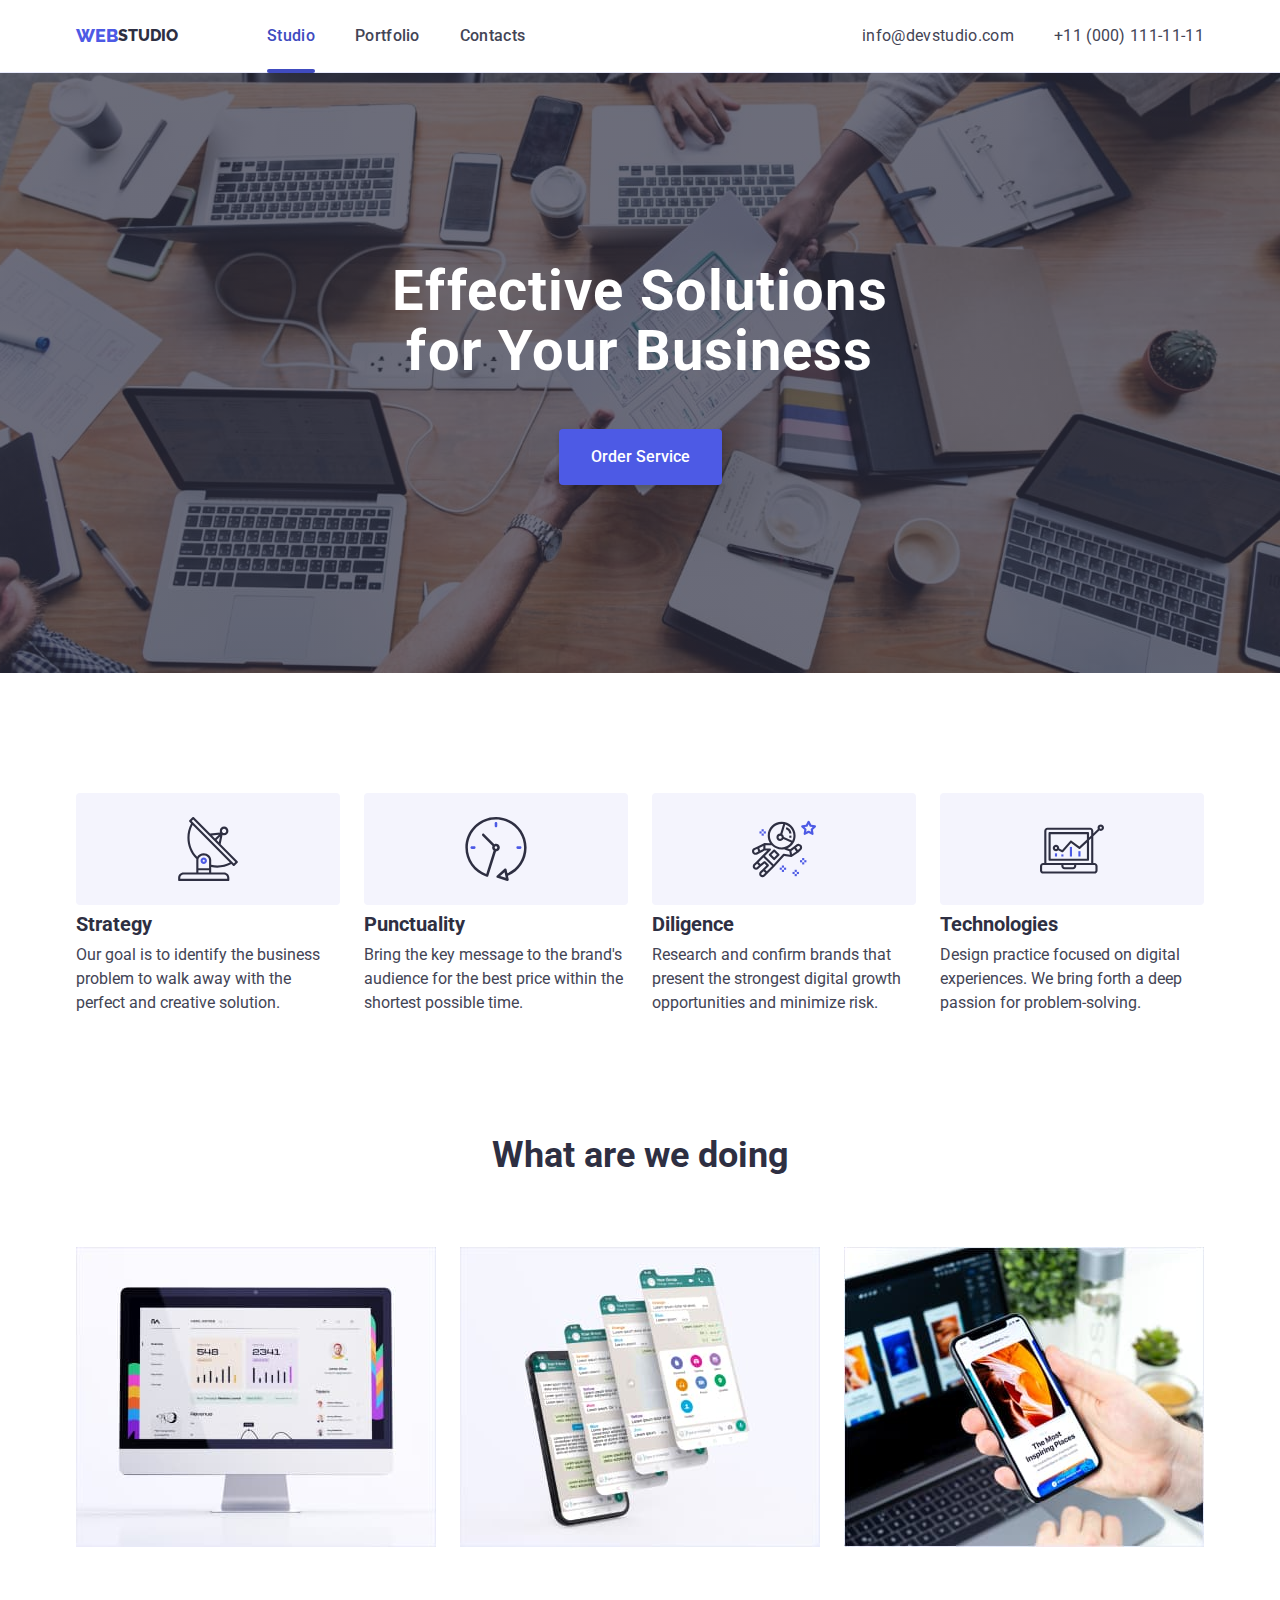
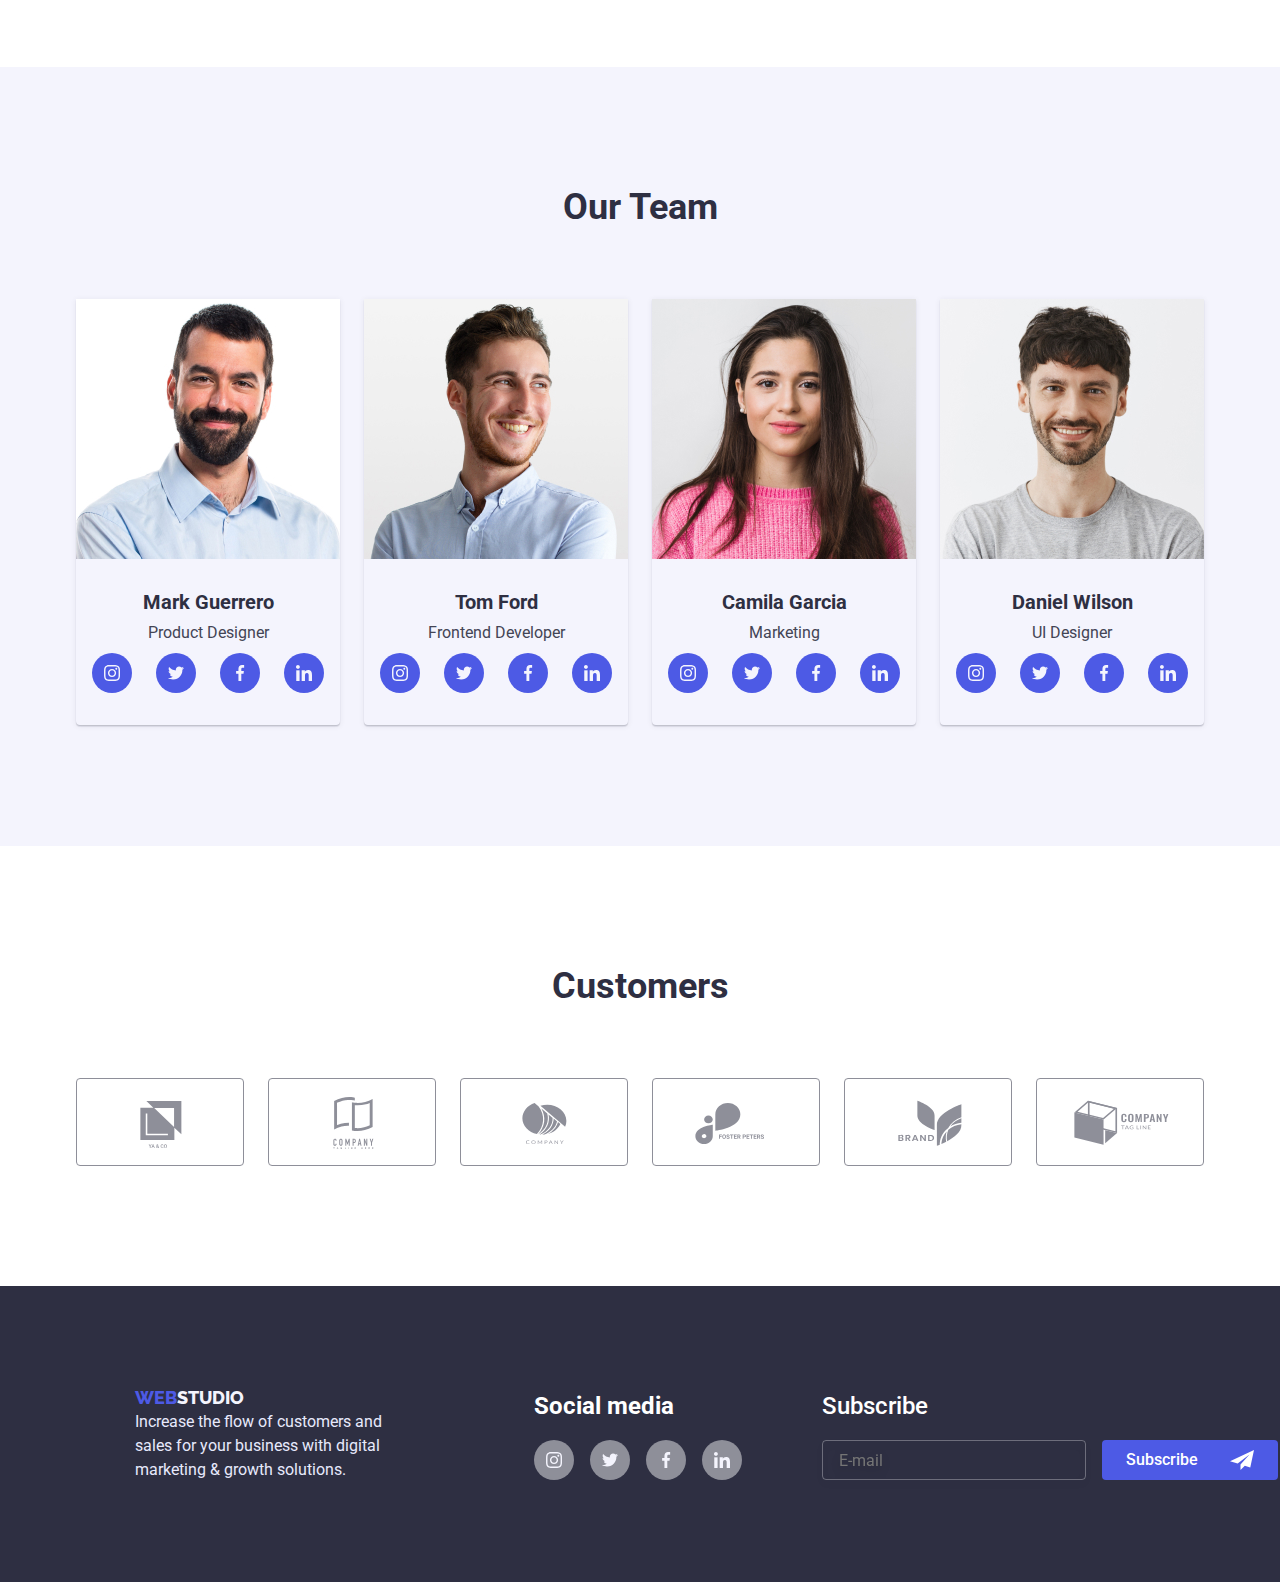
<file: index.html>
<!DOCTYPE html>
<html lang="en">
  <head>
    <meta charset="UTF-8"/>
    <meta http-equiv="X-UA-Compatible" content="IE=edge"/>
    <meta name="viewport" content="width=device-width, initial-scale=1.0"/>
    <title>WebStudio</title>
    <link rel="preconnect" href="https://fonts.googleapis.com"/>
    <link rel="preconnect" href="https://fonts.gstatic.com" crossorigin/>
    <link
      href="https://fonts.googleapis.com/css2?family=Raleway:wght@800&family=Roboto:wght@400;500;700&display=swap"
      rel="stylesheet"/>
    <link
      rel="stylesheet"
      href="https://cdnjs.cloudflare.com/ajax/libs/modern-normalize/1.1.0/modern-normalize.min.css"/>
    <link rel="stylesheet" href="./css/styles.css"/>
  </head>

  <body>
    <!--Header-->
    <header class="page-header">
      <div class="container page-header-container">
        <nav class="navigation">
          <a href="./index.html" class="logo">
            <span class="logo-web">WEB</span>STUDIO</a>
          <ul class="site-nav">
            <li class="site-link">
              <a href="" class="link current">Studio</a>
            </li>
            <li class="site-link">
              <a href="./portfolio.html" class="link">Portfolio</a>
            </li>
            <li class="site-link"><a href="" class="link">Contacts</a></li>
          </ul>
        </nav>
        <!--Contacts-->
        <address>
          <ul class="site-address">
            <li>
              <a href="mailto:info@devstudio.com" class="address-mail"
                >info@devstudio.com</a
              >
            </li>
            <li>
              <a href="tel:+110001111111" class="address-phone"
                >+11 (000) 111-11-11</a
              >
            </li>
          </ul>
        </address>
      </div>
    </header>

    <!--Main-->
    <main>
      <!--HeroSection1-->
      <section class="hero">
        <div class="container hero-blok">
          <h1 class="hero-titel">Effective Solutions for Your Business</h1>
          <button data-modal-open type="button" class="main-button">
            Order Service
          </button>
        </div>
      </section>

      <!--Section2-->
      <section class="section section-work">
        <div class="container">
          <h2 class="visually-hidden">Work Ethics and Adventages</h2>
          <ul class="work-list">
            <li class="work-item item">
              <div class="item-box">
                <svg class="svg-ad" width="64" height="64">
                  <use href="./images/symbol-defs.svg#icon-antenna1"></use>
                </svg>
              </div>
              <h3 class="team-pics-title">Strategy</h3>
              <p class="section-p">
                Our goal is to identify the business problem to walk away with
                the perfect and creative solution.
              </p>
            </li>

            <li class="work-item item">
              <div class="item-box">
                <svg class="svg-ad" width="64" height="64">
                  <use href="./images/symbol-defs.svg#icon-clock1"></use>
                </svg>
              </div>
              <h3 class="team-pics-title">Punctuality</h3>
              <p class="section-p">
                Bring the key message to the brand's audience for the best price
                within the shortest possible time.
              </p>
            </li>

            <li class="work-item item">
              <div class="item-box">
                <svg class="svg-ad" width="64" height="64">
                  <use href="./images/symbol-defs.svg#icon-astronaut1"></use>
                </svg>
              </div>
              <h3 class="team-pics-title">Diligence</h3>
              <p class="section-p">
                Research and confirm brands that present the strongest digital
                growth opportunities and minimize risk.
              </p>
            </li>

            <li class="work-item item">
              <div class="item-box">
                <svg class="svg-ad" width="64" height="64">
                  <use href="./images/symbol-defs.svg#icon-diagram1"></use>
                </svg>
              </div>
              <h3 class="team-pics-title">Technologies</h3>
              <p class="section-p">
                Design practice focused on digital experiences. We bring forth a
                deep passion for problem-solving.
              </p>
            </li>
          </ul>
        </div>
      </section>

      <!-- Section3-->
      <section class="section section-examp">
        <div class="container">
          <h2 class="section-titel section-discription">What are we doing</h2>
          <ul class="examples">
            <li class="section-examp-pics">
              <img src="./images/img1.jpg" alt="compute screen" width="360" />
            </li>
            <li class="section-examp-pics">
              <img src="./images/img2.jpg" alt="cell phone screen" width="360"/>
            </li>
            <li class="section-examp-pics">
              <img
                src="./images/img3.jpg" alt="cell phone held ih the hand" width="360"/>
            </li>
          </ul>
        </div>
      </section>

      <!--Section4-->
      <section class="section section-team">
        <div class="container container-team">
          <h2 class="section-title section-discription">Our Team</h2>
          <ul class="team">
            <li class="team-pics">
              <img
                src="./images/TeamCart.jpg"
                alt="pictire of a man in mid fourties"
                width="264"
              />
              <div class="team-content">
                <h3 class="team-pics-title">Mark Guerrero</h3>
                <p class="section-p">Product Designer</p>
                <ul class="social-media">
                  <li class="social-media-list">
                    <a href="#" class="social-media-link social-media-link-instagram">
                      <svg class="social-media-icon" width="16" height="16">
                        <use
                          href="./images/symbol-defs.svg#icon-instagram"></use>
                      </svg>
                    </a>
                  </li>

                  <li class="social-media-list">
                    <a href="#" class="social-media-link social-media-link-twitter">
                      <svg class="social-media-icon" width="16" height="16">
                        <use href="./images/symbol-defs.svg#icon-twitter"></use>
                      </svg>
                    </a>
                  </li>

                  <li class="social-media-list">
                    <a href="#" class="social-media-link social-media-link-facebook">
                      <svg class="social-media-icon" width="16" height="16">
                        <use href="./images/symbol-defs.svg#icon-facebook"></use>
                      </svg>
                    </a>
                  </li>

                  <li class="social-media-list">
                    <a href="#" class="social-media-link social-media-link-linkedin">
                      <svg class="social-media-icon" width="16" height="16">
                        <use href="./images/symbol-defs.svg#icon-linkedin"></use>
                      </svg>
                    </a>
                  </li>
                </ul>
              </div>
            </li>

            <li class="team-pics">
              <img src="./images/TeamCart2.jpg" alt="picture of a men in his thirties" width="264"/>
              <div class="team-content">
                <h3 class="team-pics-title">Tom Ford</h3>
                <p class="section-p">Frontend Developer</p>
                <ul class="social-media">
                  <li class="social-media-list">
                    <a href="#" class="social-media-link social-media-link-instagram">
                      <svg class="social-media-icon" width="16" height="16">
                        <use href="./images/symbol-defs.svg#icon-instagram"></use>
                      </svg>
                    </a>
                  </li>

                  <li class="social-media-list">
                    <a href="#" class="social-media-link social-media-link-twitter">
                      <svg class="social-media-icon" width="16" height="16">
                        <use href="./images/symbol-defs.svg#icon-twitter"></use>
                      </svg>
                    </a>
                  </li>

                  <li class="social-media-list">
                    <a href="#" class="social-media-link social-media-link-facebook">
                      <svg class="social-media-icon" width="16" height="16">
                        <use href="./images/symbol-defs.svg#icon-facebook"></use>
                      </svg>
                    </a>
                  </li>

                  <li class="social-media-list">
                    <a href="#" class="social-media-link social-media-link-linkedin">
                      <svg class="social-media-icon" width="16" height="16">
                        <use href="./images/symbol-defs.svg#icon-linkedin"></use>
                      </svg>
                    </a>
                  </li>
                </ul>
              </div>
            </li>

            <li class="team-pics">
              <img src="./images/TeamCart3.jpg" alt="picture of a women in her thirties" width="264"/>
              <div class="team-content">
                <h3 class="team-pics-title">Camila Garcia</h3>
                <p class="section-p">Marketing</p>
                <ul class="social-media">
                  <li class="social-media-list">
                    <a href="#" class="social-media-link social-media-link-instagram">
                      <svg class="social-media-icon" width="16" height="16">
                        <use href="./images/symbol-defs.svg#icon-instagram"></use>
                      </svg>
                    </a>
                  </li>

                  <li class="social-media-list">
                    <a href="#" class="social-media-link social-media-link-twitter">
                      <svg class="social-media-icon" width="16" height="16">
                        <use href="./images/symbol-defs.svg#icon-twitter"></use>
                      </svg>
                    </a>
                  </li>

                  <li class="social-media-list">
                    <a href="#" class="social-media-link social-media-link-facebook">
                      <svg class="social-media-icon" width="16" height="16">
                        <use href="./images/symbol-defs.svg#icon-facebook"></use>
                      </svg>
                    </a>
                  </li>

                  <li class="social-media-list">
                    <a href="#" class="social-media-link social-media-link-linkedin">
                      <svg class="social-media-icon" width="16" height="16">
                        <use
                          href="./images/symbol-defs.svg#icon-linkedin"></use>
                      </svg>
                    </a>
                  </li>
                </ul>
              </div>
            </li>

            <li class="team-pics">
              <img src="./images/TeamCart4.jpg" alt="picture of a men in his thirties" width="264"/>
              <div class="team-content">
                <h3 class="team-pics-title">Daniel Wilson</h3>
                <p class="section-p">UI Designer</p>
                <ul class="social-media">
                  <li class="social-media-list">
                    <a href="#" class="social-media-link social-media-link-instagram">
                      <svg class="social-media-icon" width="16" height="16">
                        <use href="./images/symbol-defs.svg#icon-instagram"></use>
                      </svg>
                    </a>
                  </li>

                  <li class="social-media-list">
                    <a href="#" class="social-media-link social-media-link-twitter">
                      <svg class="social-media-icon" width="16" height="16">
                        <use href="./images/symbol-defs.svg#icon-twitter"></use>
                      </svg>
                    </a>
                  </li>

                  <li class="social-media-list">
                    <a href="#" class="social-media-link social-media-link-facebook">
                      <svg class="social-media-icon" width="16" height="16">
                        <use href="./images/symbol-defs.svg#icon-facebook"></use>
                      </svg>
                    </a>
                  </li>

                  <li class="social-media-list">
                    <a href="#" class="social-media-link social-media-link-linkedin">
                      <svg class="social-media-icon" width="16" height="16">
                        <use href="./images/symbol-defs.svg#icon-linkedin"></use>
                      </svg>
                    </a>
                  </li>
                </ul>
              </div>
            </li>
          </ul>
        </div>
      </section>
      <!-- Section5/ Customers-->
      <section class="section">
        <div class="container">
          <h2 class="section-title section-discription">Customers</h2>
          <ul class="customers">
            <li class="customers-list">
              <a href="#" class="customers-list-icon">
                <svg class="customers-icon" width="104" height="56">
                  <use href="./images/symbol-defs.svg#icon-Customer1"></use>
                </svg>
              </a>
            </li>

            <li class="customers-list">
              <a href="#" class="customers-list-icon">
                <svg class="customers-icon" width="104" height="56">
                  <use href="./images/symbol-defs.svg#icon-Customer2"></use>
                </svg>
              </a>
            </li>

            <li class="customers-list">
              <a href="#" class="customers-list-icon">
                <svg class="customers-icon" width="104" height="56">
                  <use href="./images/symbol-defs.svg#icon-Customer3"></use>
                </svg>
              </a>
            </li>

            <li class="customers-list">
              <a href="#" class="customers-list-icon">
                <svg class="customers-icon" width="104" height="56">
                  <use href="./images/symbol-defs.svg#icon-Customer4"></use>
                </svg>
              </a>
            </li>

            <li class="customers-list">
              <a href="#" class="customers-list-icon">
                <svg class="customers-icon" width="104" height="56">
                  <use href="./images/symbol-defs.svg#icon-Customer5"></use>
                </svg>
              </a>
            </li>

            <li class="customers-list">
              <a href="#" class="customers-list-icon">
                <svg class="customers-icon" width="104" height="56">
                  <use href="./images/symbol-defs.svg#icon-Customer6"></use>
                </svg>
              </a>
            </li>
          </ul>
        </div>
      </section>
    </main>
    <!-- Modal-->

    <div class="backdrop is-hidden" data-modal>
      <div class="modal">
        <button data-modal-close type="button" class="modal-btn">
          <svg class="modal-btn-svg" width="8" height="8">
            <use href="./images/symbol-defs.svg#icon-btn-modal-1"></use>
          </svg>
        </button>

        <!-- Form -->

        <p class="team-pics-title modal-titel">Leave your contacts and we will call you back</p>

        <form class="modal-form form">
          <div class="form-field">
            <label for="name" class="modal-label">
              <span class="form-desc">Name</span>
            <input class="form-input" type="text" name="name" id="name" autofocus required pattern="^[a-zA-Z]+"/>
            <svg class="modal-form-icon" width="18" height="18">
              <use href="./images/symbol-defs.svg#icon-person1"> </use>
            </svg>
          </label>
          </div>

          <div class="form-field">
            <label for="tel" class="modal-label">
              <span class="form-desc">Phone</span>
            <input class="form-input" type="tel" name="tel" id="tel" required pattern="[0-9]{3}-[0-9]{3}-[0-9]-{2}-[0-9]-{2}" title="xxx-xxx-xx-xx"/>
            <svg class="modal-form-icon" width="18" height="18">
              <use href="./images/symbol-defs.svg#icon-phone1"> </use>
            </svg>
          </label>
          </div>

          <div class="form-field">
            <label for="mail" class="modal-label">
              <span class="form-desc">Email</span>
            <input class="form-input" type="text" name="email" id="mail" required />
            <svg class="modal-form-icon" width="18" height="18">
              <use href="./images/symbol-defs.svg#icon-email1"> </use>
            </svg> 
          </label>
          </div>

          <div class="form-field">
            <label for="comment" class="modal-label">
              <span class="form-desc">Comment</span>
            <textarea class="comment-form" name="comment" id="comment" placeholder="Text input" required></textarea>
            </label>
          </div>

          
            <input class="form-input input-check visually-hidden" type="checkbox" name="policy" id="policy"/>
            <label for="policy" class="user-policy"> 
              <span class="form-text">I accept the terms and conditions of the</span>
              <a href="" class="form-link"> Privacy Policy</a> 
            </label>
         
          <button type="submit" class="form-btn main-button">Send</button>
        </form>
      </div>
    </div>

    <!-- Footer-->
    <footer class="page-footer">
      <div class="container footer-container">
        <a href="./index.html" class="footer logo">
          <span class="logo-web">WEB</span>
          <span class="logo-studio">STUDIO</span></a>
        <p class="footer-p">
          Increase the flow of customers and sales for your business with
          digital marketing & growth solutions.
        </p>
      </div>

      <div class="social-media-wrapper">
        <h2 class="footer-section-title">Social media</h2>
        <ul class="footer-social-media">
          <li class="footer-list">
            <a href="#" class="social-media-link social-media-link-instagram">
              <svg class="social-media-icon" width="40" height="40">
                <use href="./images/symbol-defs.svg#icon-instagram"></use>
              </svg>
            </a>
          </li>

          <li class="footer-list">
            <a href="#" class="social-media-link social-media-link-twitter">
              <svg class="social-media-icon" width="40" height="40">
                <use href="./images/symbol-defs.svg#icon-twitter"></use>
              </svg>
            </a>
          </li>

          <li class="footer-list">
            <a href="#" class="social-media-link social-media-link-facebook">
              <svg class="social-media-icon" width="40" height="40">
                <use href="./images/symbol-defs.svg#icon-facebook"></use>
              </svg>
            </a>
          </li>

          <li class="footer-list">
            <a href="#" class="social-media-link social-media-link-linkedin">
              <svg class="social-media-icon" width="40" height="40">
                <use href="./images/symbol-defs.svg#icon-linkedin"></use>
              </svg>
            </a>
          </li>
        </ul>
      </div>

             <!-- Form-->
       
             <form class="input-wrapper">
          <p class="footer-section-title footer-form-disc">Subscribe</p>
      <div class="footer-form-wrapper">
        <input class="footer-form-input" 
        type="text" name="mail" 
        id="user-mail" placeholder="E-mail"
        required />
      
        <button class="footer-btn" type="submit">Subscribe
          <svg class="footer-form-icon" width="24" height="24">
            <use href="./images/symbol-defs.svg#icon-Email-frame1"></use>
          </svg>
        </button>
      </div>
             </form>
   
    </footer>
    <script src="./js/modal.js"></script>
  </body>
</html>
</file>
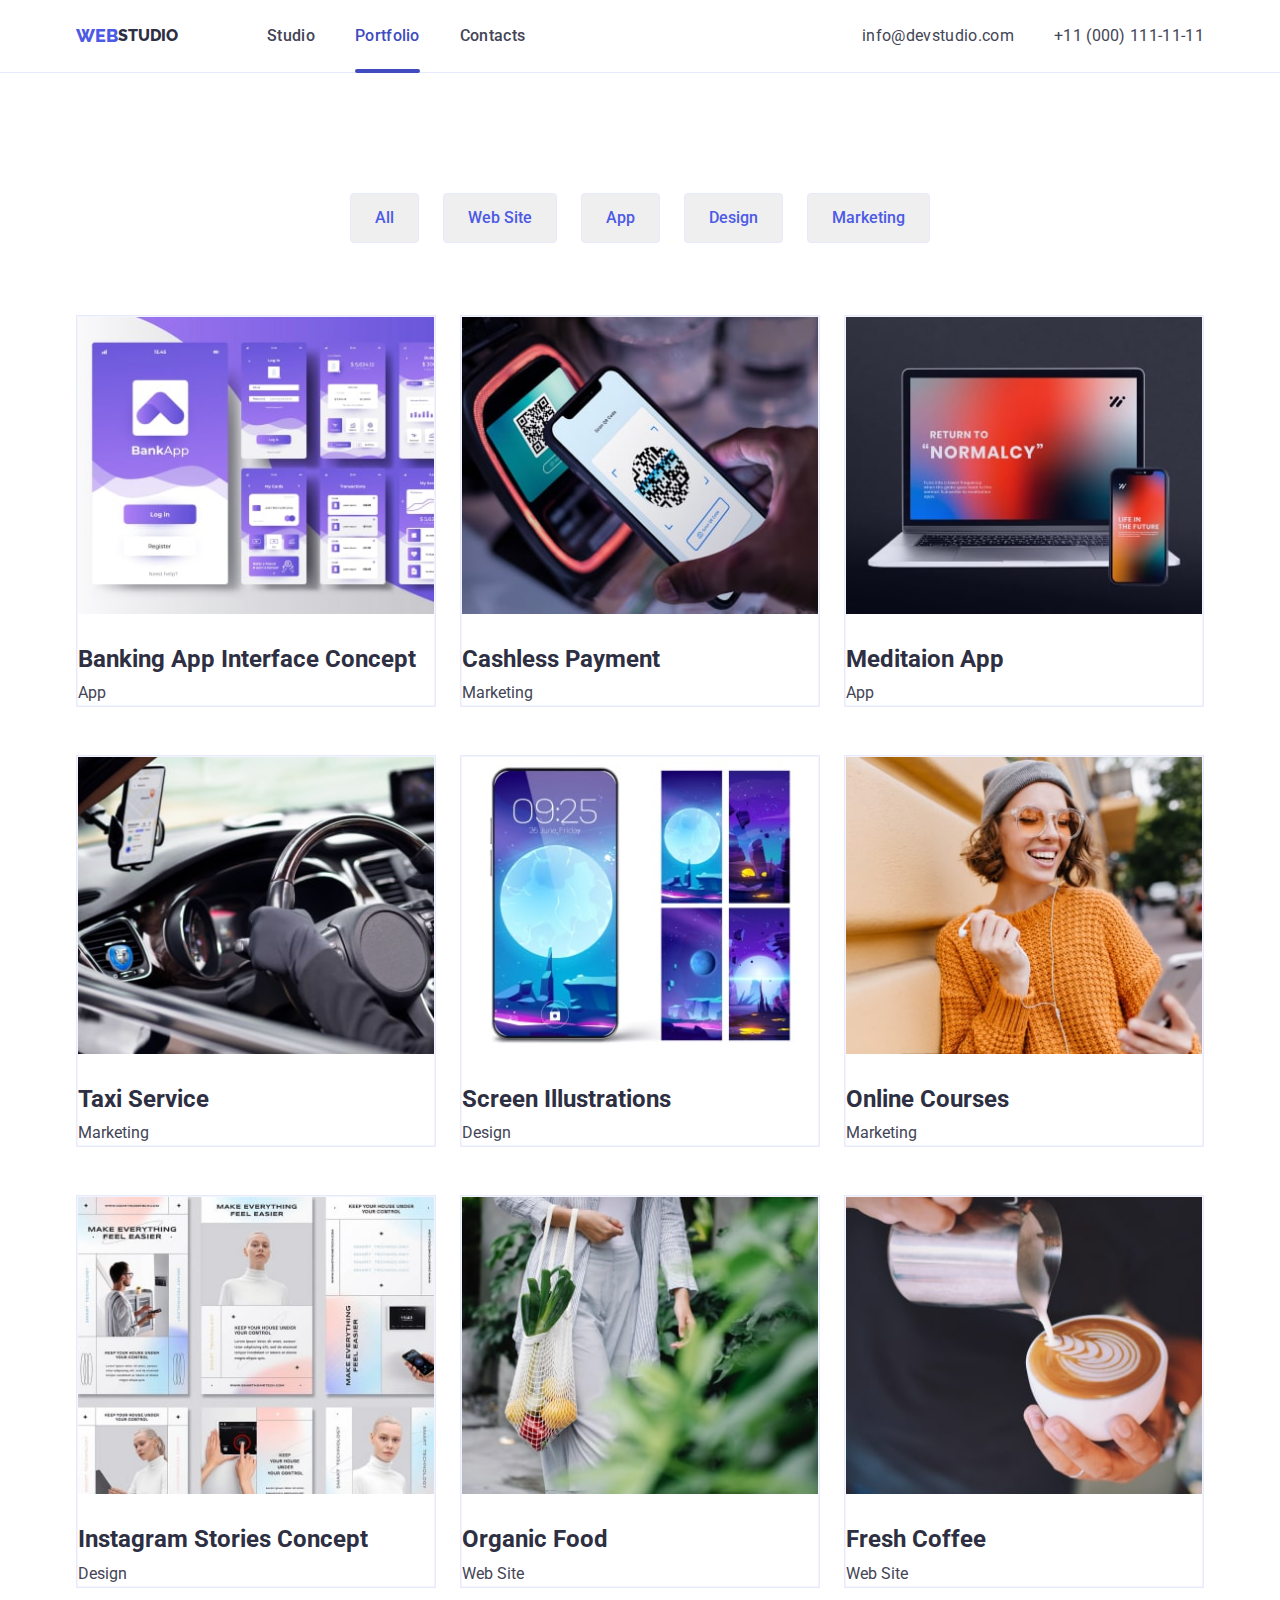
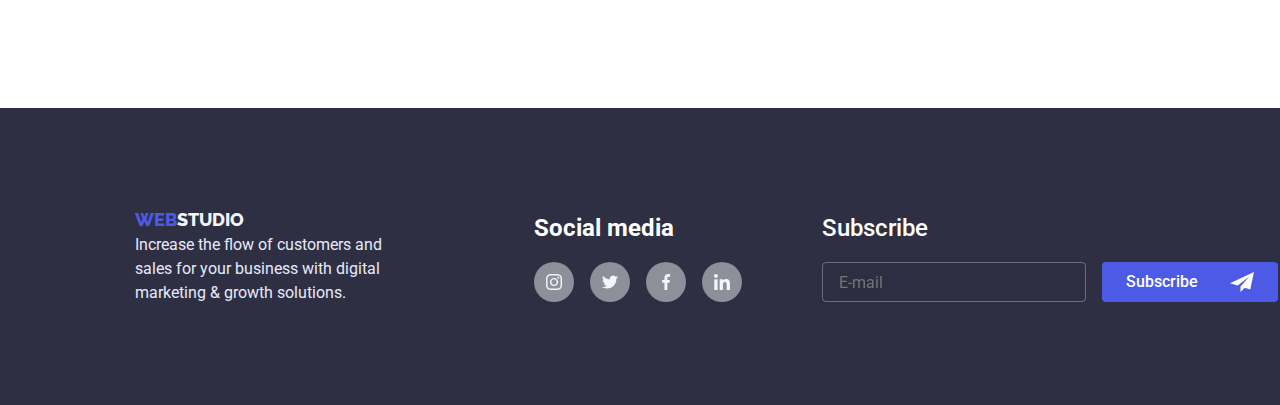
<file: portfolio.html>
<!DOCTYPE html>
<html lang="en">
<head>
<meta charset="UTF-8">
<meta http-equiv="X-UA-Compatible" content="IE=edge">
<meta name="viewport" content="width=device-width, initial-scale=1.0">
<title>WebStudio</title>
<link rel="preconnect" href="https://fonts.googleapis.com">
<link rel="preconnect" href="https://fonts.gstatic.com" crossorigin>
<link href="https://fonts.googleapis.com/css2?family=Roboto:wght@400;500;700&display=swap" rel="stylesheet">
<link rel="preconnect" href="https://fonts.googleapis.com">
<link rel="preconnect" href="https://fonts.gstatic.com" crossorigin>
<link href="https://fonts.googleapis.com/css2?family=Raleway:wght@800&family=Roboto:wght@400;500;700&display=swap" rel="stylesheet">
<link rel="stylesheet" href="https://cdnjs.cloudflare.com/ajax/libs/modern-normalize/1.1.0/modern-normalize.min.css">
<link rel="stylesheet" href="./css/styles.css">
</head>
<body>
    <!--Header-->
<header class="page-header">
    <div class="container page-header-container">
        <nav class="navigation">
            <a href="./index.html" class="logo">
                <span class="logo-web">WEB</span>STUDIO</a>
          <ul class="site-nav">
              <li class="site-link"><a href="" class="link">Studio</a> </li>
              <li class="site-link"><a href="" class="link current">Portfolio</a> </li>
              <li class="site-link"><a href="" class="link">Contacts</a> </li>
          </ul>
        </nav>
          <!--Contacts-->
          <address>
              <ul class="site-address">
                 <li>
                    <a href="mailto:info@devstudio.com" class="address-mail">info@devstudio.com</a>
                 </li>
                 <li>
                  <a href="tel:+110001111111" class="address-phone">+11 (000) 111-11-11</a>
                 </li>
              </ul>
          </address>
        </div>  
    </header>
    <!-- Main -->
    <main>
     <section class=" section section-container">
        <div class="container container-scrol">
          <!--Section-->
        <h1 class="visually-hidden">Portfolio</h1>
            <ul class="scrol">
                <li class="scrol-btn"><button type="button" 
                    class="secondary-button">All</button></li>
                <li class="scrol-btn"><button type="button" 
                    class="secondary-button">Web Site</button></li>
                <li class="scrol-btn"><button type="button" 
                    class="secondary-button">App</button></li>
                <li class="scrol-btn"><button type="button" 
                    class="secondary-button">Design</button></li>
                <li class="scrol-btn"><button type="button"
                     class="secondary-button">Marketing</button></li>
            </ul>
       

        <ul class="container-apps">
            <li class="apps-image">
              <a href="#" class="portfolio-app-link">
              <div class="portfolio-img-wrapper">
                <img src="./images/imgrow1-1-min.jpg"
                alt="mobile app"
                width="360"
                height="300">
                <p class="portfolio-overlay">
                  14 Stylish and User-Friendly App Design Concepts ·
                   Task Manager App · Calorie Tracker App · 
                   Exotic Fruit Ecommerce App · Cloud Storage App
                  </p>
              </div>
                <div class="apps-content">
                    <h2 class="section-title-apps section-title">Banking App Interface Concept</h2>
                        <p class="section-p">App</p>
                    </div>
                  </a>
            </li>

          
            <li class="apps-image">
              <a href="#" class="portfolio-app-link">
              <div class="portfolio-img-wrapper">
                <img src="./images/imgrow1-2-min.jpg
                " alt="mobile phone"
                width="360"
                height="300">
                <p class="portfolio-overlay">
                  14 Stylish and User-Friendly App Design Concepts ·
                   Task Manager App · Calorie Tracker App · 
                   Exotic Fruit Ecommerce App · Cloud Storage App
                  </p>
              </div>
                <div class="apps-content">
                    <h2 class="section-title-apps section-title">Cashless Payment </h2>
                        <p class="section-p">Marketing</p>
                </div>
              </a>
            </li>

            <li class="apps-image">
              <a href="#" class="portfolio-app-link">
              <div class="portfolio-img-wrapper">
                <img src="./images/imgrow1-3-min.jpg"
                 alt="computer screen"
                 width="360"
                 height="300">
                 <p class="portfolio-overlay">
                  14 Stylish and User-Friendly App Design Concepts ·
                   Task Manager App · Calorie Tracker App · 
                   Exotic Fruit Ecommerce App · Cloud Storage App
                  </p>
              </div>
                 <div class="apps-content">
                    <h2 class="section-title-apps section-title">Meditaion App</h2>
                        <p class="section-p">App</p>
                    </div>  
                  </a>    
            </li>
           
            <li class="apps-image">
              <a href="#" class="portfolio-app-link">
              <div class="portfolio-img-wrapper">
                <img src="./images/imgrow2-1-min.jpg"
                 alt="taxi service"
                 width="360"
                 height="300">
                 <p class="portfolio-overlay">
                  14 Stylish and User-Friendly App Design Concepts ·
                   Task Manager App · Calorie Tracker App · 
                   Exotic Fruit Ecommerce App · Cloud Storage App
                  </p>
              </div>
                 <div class="apps-content">
                    <h2 class="section-title-apps section-title">Taxi Service</h2>
                        <p class="section-p">Marketing</p>
                    </div> 
                  </a>  

            </li>
            <li class="apps-image">
              <a href="#" class="portfolio-app-link">
              <div class="portfolio-img-wrapper">
                <img src="./images/imgrow2-2-min.jpg"
                 alt="mobile app"
                 width="360"
                 height="300">
                 <p class="portfolio-overlay">
                  14 Stylish and User-Friendly App Design Concepts ·
                   Task Manager App · Calorie Tracker App · 
                   Exotic Fruit Ecommerce App · Cloud Storage App
                  </p>
              </div>
                 <div class="apps-content"> 
                    <h2 class="section-title-apps section-title">Screen Illustrations</h2>
                        <p class="section-p">Design</p>
                    </div>
                  </a>
            </li>

            <li class="apps-image"> 
              <a href="#" class="portfolio-app-link">
              <div class="portfolio-img-wrapper">
                <img src="./images/imgrow2-3-min.jpg" 
                alt="online Courses"
                width="360"
                 height="300">
                 <p class="portfolio-overlay">
                  14 Stylish and User-Friendly App Design Concepts ·
                   Task Manager App · Calorie Tracker App · 
                   Exotic Fruit Ecommerce App · Cloud Storage App
                  </p>
              </div>
                 <div class="apps-content">
                    <h2 class="section-title-apps section-title">Online Courses</h2>
                        <p class="section-p">Marketing</p>
                    </div>
                  </a>
            </li>
       
       
            <li class="apps-image">
              <a href="#" class="portfolio-app-link">
              <div class="portfolio-img-wrapper">
                <img src="./images/imgrow3-1-min.jpg"
                 alt="instagram stories"
                 width="360"
                 height="300">
                 <p class="portfolio-overlay">
                  14 Stylish and User-Friendly App Design Concepts ·
                   Task Manager App · Calorie Tracker App · 
                   Exotic Fruit Ecommerce App · Cloud Storage App
                  </p>
              </div>
                 <div class="apps-content">
                    <h2 class="section-title-apps section-title">Instagram Stories Concept</h2>
                        <p class="section-p">Design</p>
                    </div>
                  </a>
            </li>

            <li class="apps-image">
              <a href="#" class="portfolio-app-link">
              <div class="portfolio-img-wrapper">
                <img src="./images/imgrow3-2-min.jpg"
                 alt="fruits"
                 width="360"
                 height="300">
                 <p class="portfolio-overlay">
                  14 Stylish and User-Friendly App Design Concepts ·
                   Task Manager App · Calorie Tracker App · 
                   Exotic Fruit Ecommerce App · Cloud Storage App
                  </p>
              </div>
                 <div class="apps-content">
                    <h2 class="section-title-apps section-title">Organic Food</h2>
                        <p class="section-p">Web Site</p>
                    </div>
                  </a>
            </li>

            <li class="apps-image">
              <a href="#" class="portfolio-app-link">
              <div class="portfolio-img-wrapper">
                <img src="./images/imgrow3-3-min.jpg"
                 alt="coffee in the cup"
                width="360"
                 height="300">
                 <p class="portfolio-overlay">
                  14 Stylish and User-Friendly App Design Concepts ·
                   Task Manager App · Calorie Tracker App · 
                   Exotic Fruit Ecommerce App · Cloud Storage App
                  </p>
              </div>
                 <div class="apps-content"> 
                    <h2 class="section-title-apps section-title">Fresh Coffee</h2>
                        <p class="section-p">Web Site</p>
                    </div>
                  </a>
            </li>
        </ul>
    </div>
    </section>

    </main>
      <!-- Footer-->
      <footer class="page-footer">
        <div class="container footer-container"> 
        <a href="./index.html" class="footer-logo"> 
        <span class="logo-web">WEB</span><span class="logo-studio">STUDIO</span></a>
        <p class="footer-p">Increase the flow of customers and sales for your business with digital marketing & growth solutions.</p>
       </div>
       
       <div class="social-media-wrapper">
        <h2 class="footer-section-title"> Social media</h2>
        <ul class="footer-social-media">
          <li class="footer-list">
            <a href="#" class="social-media-link social-media-link-instagram"> 
              <svg class="social-media-icon" width="40" height="40"> 
                <use href="./images/symbol-defs.svg#icon-instagram"></use>
              </svg>
            </a> 
          </li>

          <li class="footer-list">
            <a href="#" class="social-media-link social-media-link-twitter"> 
              <svg class="social-media-icon" width="40" height="40"> 
                <use href="./images/symbol-defs.svg#icon-twitter"></use>
              </svg>
            </a>
          </li>

          <li class="footer-list">
            <a href="#" class="social-media-link social-media-link-facebook"> 
              <svg class="social-media-icon" width="40" height="40"> 
                <use href="./images/symbol-defs.svg#icon-facebook"></use>
              </svg>
            </a>
          </li>

          <li class="footer-list">
            <a href="#" class="social-media-link social-media-link-linkedin"> 
              <svg class="social-media-icon" width="40" height="40"> 
                <use href="./images/symbol-defs.svg#icon-linkedin"></use>
              </svg>
            </a>
          </li>
        </ul>
      </div> 

              <!-- Form-->
       
              <form class="input-wrapper">
                <p class="footer-section-title footer-form-disc">Subscribe</p>
            <div class="footer-form-wrapper">
              <input class="footer-form-input" 
              type="text" name="mail" 
              id="mail" placeholder="E-mail"
              required />
            
              <button class="footer-btn" type="submit">Subscribe
                <svg class="footer-form-icon" width="24" height="24">
                  <use href="./images/symbol-defs.svg#icon-Email-frame1"></use>
                </svg>
              </button>
            </div>
                   </form>
    </footer>
</body>
</html>
</file>
<file: css/styles.css>
html {
  box-sizing: border-box;
}
*,
*::before,
*::after {
  box-sizing: inherit;
}

p.a {
  font-family: 'Roboto', sans-serif;
}
p.a {
  font-family: 'Raleway', sans-serif;
}

/*Primary Brand color(normal)CTAs
Focused
Active states
Links  color: #4D5AE5*/
/*Pressed state (hover) color #404BBF*/
/*Overlays Shadows Headings #2E2F42*/
/*-text-color:#434455*/
/*Subtle Text Helper text Deemphasized text #8E8F99
/*Accent color Hairlines Subtle backgrounds #E7E9FC*/
/*Light mode backgrounds Light mode Dialogs/alerts #F4F4FD*/
/*Overlay #2E2F42*/
/*Hero image background #2E2F42 */

:root {
  --hero-background-color: #2e2f42;
  --text-color: #434455;
  --headings-color: #2e2f42;
  --hover-color: #404bbf;
  --link-color: #4d5ae5;
  --background-color: #e5e5e5;
  --lolg-studio-color: #f4f4fd;
  --footer-text-color: #e7e9fc;
  --main-color: #ffffff;
  --border-color: #8e8f99;
  --hover-green: #31d0aa;
}
/* .container {
  margin-left: auto;  
  margin-right: auto;
  width: 1128px;
  padding-right: 15px;
  padding-left: 15px;
} */
h1,
h2,
h3,
h4,
h5,
h6,
p,
ul,
ol {
  margin: 0;
  padding: 0;
}

img,
svg {
  display: block;
  max-width: 100%;
  height: auto;
}
button {
  cursor: pointer;
}

.section {
  padding: 120px 0;
}

/* Header */

.page-header .container {
  display: flex;
  flex-wrap: wrap;
  align-items: center;
  justify-content: space-between;
}

.page-header {
  color: var(--lolg-studio-color);
  border-bottom: 1px solid var(--footer-text-color);
}

.container {
  max-width: 1158px;
  padding: 0 15px;
  margin: 0 auto;
}

.container .contaener-team {
  margin: 120px;
}

/* Logo */
.logo {
  position: relative;
  color: var(--headings-color);
  font-family: 'Raleway';
  font-style: normal;
  font-weight: 800;
  line-height: 24px;
  text-decoration: none;

  display: flex;
  flex-direction: row;
  align-items: center;

  width: 115px;
  height: 24px;
}

.logo-web {
  color: var(--link-color);
  font-family: 'Raleway';
  font-style: normal;
  font-weight: 800;
  font-size: 18px;
  line-height: 24px;
  text-decoration: none;
}
/* Navigation */
.link {
  position: relative;
  font-weight: 500;
  font-size: 16px;
  line-height: 24px;

  padding: 24px 0;

  letter-spacing: 0.02em;
  color: var(--text-color);
  text-decoration: none;
}

.site-nav .link:hover,
.site-nav .link:focus {
  color: var(--hover-color);
  transition: color 250ms cubic-bezier(0.4, 0, 0.2, 1);
}

ul {
  list-style: none;
}

.site-link {
  padding: 24px 0;
  display: block;
}
.site-nav {
  display: flex;
  flex-direction: row;
  align-items: flex-start;
  padding: 0px;
  gap: 40px;
  margin-left: 76px;
}

.navigation,
.site-nav {
  display: flex;
  flex-direction: row;
  align-items: center;
}

.current {
  color: var(--hover-color);
}

.current::after {
  content: '';
  display: block;
  position: absolute;
  bottom: 0;
  left: 0;
  width: 100%;
  height: 4px;
  background-color: var(--hover-color);
  border-radius: 2px;
  bottom: -4px;
  left: 0;
}

/* Addres */
.site-address .address-mail {
  font-style: normal;
  font-weight: 400;

  line-height: 1.5;
  letter-spacing: 0.02em;
  color: var(--text-color);
  text-decoration: none;
}

.site-address .address-mail:hover,
.site-address .address-mail:focus {
  color: var(--hover-color);
  transition: color 250ms cubic-bezier(0.4, 0, 0.2, 1);
}

.site-address .address-phone {
  font-style: normal;
  line-height: 1.5;
  letter-spacing: 0.02em;
  color: var(--text-color);
  text-decoration: none;
}

.site-address .address-phone:hover,
.site-address .address-phone:focus {
  color: var(--hover-color);
  transition: color 250ms cubic-bezier(0.4, 0, 0.2, 1);
}

.site-address {
  display: flex;
  flex-direction: row;
  justify-content: flex-end;
  align-items: center;
  gap: 40px;
}

/* HeroSection1 */
.hero {
  text-align: center;
  padding: 188px 0;
  background-color: var(--hero-background-color);
  background-image: linear-gradient(
      rgba(46, 47, 66, 0.7),
      rgba(46, 47, 66, 0.7)
    ),
    url(../images/people-office.jpg);
  margin-left: auto;
  margin-right: auto;
  margin-top: auto;
  max-width: 1440px;
  background-repeat: no-repeat;
  background-position: center;
  background-size: cover;
}

.hero-blok {
  display: flex;
  flex-direction: column;
  align-items: center;
}
.hero-titel {
  font-size: 56px;
  line-height: 60px;
  color: var(--main-color);
  text-align: center;
  letter-spacing: 0.02em;
  max-width: 496px;
  margin-bottom: 48px;
}

/* Main Button */
.main-button {
  border: none;
  font-weight: 500;
  font-size: 16px;
  line-height: 24px;
  color: var(--main-color);
  background-color: var(--link-color);
  box-shadow: 0px 4px 4px rgba(0, 0, 0, 0.15);
  border-radius: 4px;
  padding: 16px 32px;
  text-align: center;
  transition: color 250ms cubic-bezier(0.4, 0, 0.2, 1),
    background-color 250ms cubic-bezier(0.4, 0, 0.2, 1);
}

.hero .main-button:hover,
.hero .main-button:focus {
  background: var(--hover-color);
  box-shadow: 0px 4px 4px rgba(0, 0, 0, 0.15);
  border-radius: 4px;
  transition: color 250ms cubic-bezier(0.4, 0, 0.2, 1);
}

/* Main */
/* Section2 */
body {
  font-family: Roboto, Georgia, 'Times New Roman', Times, sans-serif;
}

.section-discription .section-title {
  color: var(--headings-color);
}

.section-p {
  line-height: 1.5;
  color: var(--text-color);
}

.section-work {
  padding-bottom: 0;
}

.work-list {
  display: flex;
  gap: 24px;

  flex-wrap: wrap;
  width: 100%;
}

.work-item {
  flex-basis: calc((100% - 72px) / 4);
}

.item-box {
  display: flex;
  background-color: var(--lolg-studio-color);
  border-radius: 4px;
  margin-bottom: 8px;
  justify-content: center;
  align-items: center;

  height: 112px;
}

.team-pics-title {
  margin-bottom: 8px;
}

.svg-ad {
  display: block;
  object-fit: fill;
  fill: currentColor;
}

/*  Section 3 */

.section-discription {
  text-align: center;
  margin-bottom: 72px;
  color: var(--headings-color);
}
.team-pics-title {
  font-size: 20px;
  line-height: 1.11;

  margin-bottom: 8px;
  color: var(--headings-color);
}

.examples {
  display: flex;
  gap: 24px;
  flex-wrap: wrap;
  align-items: center;
}

.section-examp-pics {
  flex-basis: calc((100% - 48px) / 3);
}

/* Section 4 */
.section .section-team {
  background-color: var(--lolg-studio-color);
  height: 732px;
  margin: 120px;
}
.section-team {
  background: var(--lolg-studio-color);
}

.section-discription {
  font-size: 36px;
  line-height: 40px;
}

.team {
  display: flex;
  gap: 24px;
  flex-direction: row;
  flex-wrap: wrap;
}

.team-pics {
  flex-basis: calc((100% - 72px) / 4);
  text-align: center;
  box-shadow: 0px 1px 6px rgba(46, 47, 66, 0.08),
    0px 1px 1px rgba(46, 47, 66, 0.16), 0px 2px 1px rgba(46, 47, 66, 0.08);
  border-radius: 0px 0px 4px 4px;
  min-width: 250px;
}
.section-team {
  border-bottom: 1px solid var(--lolg-studio-color);
}

.team-content {
  padding: 32px 16px;
  overflow: hidden;
}

.social-media {
  display: flex;
  padding: 0;
  margin-top: 8px;
  gap: 24px;
  flex-direction: row;
  justify-content: center;

  width: 232px;
  height: 40px;
}

.social-media-list {
  flex-basis: calc((100% - 72px) / 4);
  background-color: var(--link-color);
  border-radius: 50%;
  justify-content: center;
  align-items: center;
  transition: color;
}

.social-media-icon {
  display: inline-block;
  width: 1em;
  height: 1em;
  stroke-width: 0;
  stroke: currentColor;
  fill: currentColor;
}
.social-media-link {
  display: flex;
  width: 40px;
  height: 40px;
  border-radius: 50%;
  align-items: center;
  justify-content: center;
  transition: background-color 250ms cubic-bezier(0.4, 0, 0.2, 1);
}

.social-media-link:hover,
.social-media-link:focus {
  background-color: var(--hover-color);
}

/* Section5 Customers*/

.customers {
  display: flex;
  padding: 0;
  margin: 0;
  gap: 24px;
  flex-direction: row;
  align-items: center;
  justify-content: center;
}

.customers-list {
  flex-basis: calc((100% - 120px) / 6);
  align-items: center;
  justify-content: center;
  width: 168px;
  height: 88px;
}

.customers-list-icon {
  display: flex;
  align-items: center;
  justify-content: center;

  width: 100%;
  height: 100%;
  color: var(--border-color);
  border: 1px solid var(--border-color);
  border-radius: 4px;
  transition: color 250ms cubic-bezier(0.4, 0, 0.2, 1);
}

.customers-list-icon:hover .customers-icon {
  fill: var(--hover-color);
}

.customers-list-icon:focus .customers-icon {
  fill: var(--hover-color);
}
.customers-list-icon:hover,
.customers-list-icon:focus {
  color: var(--hover-color);
  outline: none;
}

.customers-list-icon:hover,
.customers-list-icon:focus {
  border-color: var(--hover-color);
  outline: none;
}

.customers-icon {
  display: inline-block;
  object-fit: fill;
  fill: currentColor;
  transition: fill 250ms cubic-bezier(0.4, 0, 0.2, 1);
}

.customers-list {
  display: flex;
  align-items: center;
  justify-content: center;
}

/* Scrol Portfolio */

.secondary-button {
  font-weight: 500;
  font-size: 16px;
  line-height: 1.5;
  padding: 12px 24px;

  color: var(--link-color);
  border: 1px solid var(--footer-text-color);
  border-radius: 4px;
}

.section .secondary-button:hover,
.section .secondary-button:focus {
  background: var(--hover-color);
  box-shadow: 0px 3px 1px rgba(0, 0, 0, 0.1), 0px 2px 1px rgba(0, 0, 0, 0.08),
    0px 2px 2px rgba(0, 0, 0, 0.12);
  border-radius: 4px;
  color: var(--main-color);
  transition: color 250ms cubic-bezier(0.4, 0, 0.2, 1);
}

.container .container-scrol {
  background-color: var(--main-color);
}
.scrol {
  display: flex;
  gap: 24px;
  align-items: center;
  justify-content: center;
  margin-bottom: 72px;
}

/* Apps */

h2.section-title-apps .section-title {
  font-weight: 500;
  font-size: 20px;
  line-height: 1.2;
  color: var(--headings-color);
}

.container-apps {
  display: flex;
  gap: 48px 24px;
  flex-wrap: wrap;
}

.apps-image {
  max-width: 360px;
  background-color: var(--main-color);
  border: 1px solid var(--footer-text-color);
  transition-property: box-shadow;
  transition-duration: 250ms;
  transition-timing-function: cubic-bezier(0.4, 0, 0.2, 1);
  overflow: hidden;
}

.section-title-apps {
  margin-bottom: 8px;
  margin-top: 32px;
  color: var(--headings-color);
}

.apps-image {
  flex-basis: calc((100% - 48px) / 3);
}

.portfolio-app-link:hover .portfolio-overlay,
.portfolio-app-link:focus .portfolio-overlay {
  transform: translate(0, 0);
  opacity: 1;
}

.portfolio-app-link:hover,
.portfolio-app-link:focus {
  box-shadow: 0px 1px 6px rgba(46, 47, 66, 0.08),
    0px 1px 1px rgba(46, 47, 66, 0.16), 0px 2px 1px rgba(46, 47, 66, 0.08);
  border-radius: 4px;
}

.portfolio-app-link {
  display: block;
  text-decoration: none;
  border: 1px solid var(--lolg-studio-color);
  transition: color 250ms cubic-bezier(0.4, 0, 0.2, 1);
}

.visually-hidden {
  position: absolute;
  top: -150%;
  z-index: -100;
  width: 0;
  height: 0;
  opacity: 0;
  visibility: hidden;
  user-select: none;
  pointer-events: none;
  cursor: none;
  margin: 0;
  padding: 0;
  overflow: hidden;
  border: none;
  outline: none;
  white-space: nowrap;
}

/* Portfolio- Overlay*/

.portfolio-img-wrapper {
  position: relative;
  overflow: hidden;
}

.portfolio-overlay {
  position: absolute;
  top: 0;
  left: 0;
  line-height: 1.5;
  width: 100%;
  height: 100%;
  overflow: auto;
  transform: translate(0, 100%);
  transition: transform 250ms cubic-bezier(0.4, 0, 0.2, 1);
  opacity: 0;

  color: var(--lolg-studio-color);
  padding: 40px 32px 164px 32px;
  background-color: var(--link-color);
}

/* Modal*/

.backdrop {
  position: fixed;
  top: 0;
  left: 0;
  width: 100%;
  height: 100%;
  background-color: rgba(46, 47, 66, 0.4);

  transition: opacity 250ms cubic-bezier(0.4, 0, 0.2, 1),
    visibility 250ms cubic-bezier(0.4, 0, 0.2, 1);
}

.is-hidden {
  opacity: 0;
  visibility: hidden;
  pointer-events: none;
}

.backdrop.is-hidden .modal {
  transform: translate(-50%, -50%) scale(0.8);
}
.modal {
  position: absolute;
  top: 50%;
  left: 50%;
  transform: translate(-50%, -50%);

  max-width: 408px;
  width: 100%;
  min-height: 576px;
  
  padding: 60px 24px 24px 24px;
  background-color: var(--main-color);
  box-shadow: 0px 1px 1px rgba(0, 0, 0, 0.14), 0px 1px 3px rgba(0, 0, 0, 0.12),
    0px 2px 1px rgba(0, 0, 0, 0.2);
  border-radius: 4px;
  transition: transform 250ms cubic-bezier(0.4, 0, 0.2, 1);
}

.modal-btn {
  position: absolute;
  top: 24px;
  right: 24px;
  display: flex;
  justify-content: center;
  align-items: center;

  width: 24px;
  height: 24px;
  border-radius: 50%;
  padding: 0;
  cursor: pointer;

  background: var(--footer-text-color);
  border: 1px solid rgba(0, 0, 0, 0.1);
  transition: background-color 250ms cubic-bezier(0.4, 0, 0.2, 1);
}

.modal-btn:hover,
.modal-btn:focus {
  background-color: var(--hover-color);
  border-radius: 50%;
  transition: color 250ms cubic-bezier(0.4, 0, 0.2, 1);
}

.modal-btn-svg {
  display: inline-block;
  width: 1em;
  height: 1em;
  stroke-width: 0;
  stroke: currentColor;
  fill: currentColor;
  width: 8px;
  height: 8px;
  transition: color 250ms cubic-bezier(0.4, 0, 0.2, 1);
}

.modal-btn:hover svg,
.modal-btn:focus svg {
  fill: var(--main-color);
}

/* Modal Form */



.modal-titel {
  font-family: 'Roboto';
font-style: normal;
font-weight: 500;
font-size: 16px;
line-height: 1.5;
letter-spacing: 0.02em;
  text-align: center;
  margin-bottom: 16px;
  color: var(--headings-color);
    white-space: nowrap;

}

.form-field {
  display: flex;
  flex-direction: column;

  margin-top: 4px;
  margin-bottom: 8px;

  font-weight: 400;
  font-size: 12px;
  line-height: 16px;
}

.modal-lable {
  margin-bottom: 26px;
}

.form-field input {
  width: 100%;
  min-height: 40px;
  padding: 12px 42px;
  margin: 0;
  outline: none;
  border: 1px solid rgba(33, 33, 33, 0.2);
  border-radius: 4px;
  transition: color 250ms cubic-bezier(0.4, 0, 0.2, 1);
}

.form-input:focus {
  border: 1px solid var(--link-color);
border-radius: 4px;
}

.form-field {
  position: relative;
}

.modal-form-icon {
  position: absolute;
  top: 65%;
  left: 16px;
  transform: translateY(-50%);
  display: block;
  fill: currentColor;
  transition: fill 250ms cubic-bezier(0.4, 0, 0.2, 1);
}

.form-input:focus + .modal-form-icon {
  outline: none;
  fill: var(--hover-color);
}

.form-input {
  transition: border-color 250ms cubic-bezier(0.4, 0, 0.2, 1);
}

.comment-form {
  width: 100%;
  height: 120px;
  padding: 10px 10px;
  resize: none;
  outline: none;
  border: 1px solid rgba(33, 33, 33, 0.2);
  border-radius: 4px;
  transition: border-color 250ms cubic-bezier(0.4, 0, 0.2, 1);
}

.comment-form::placeholder {
  outline: none;
  color: rgba(117, 117, 117, 0.5);
}

.comment-form:focus {
  border: 1px solid var(--link-color);
  border-radius: 4px;
}

.input-check {
  width: 16px;
  height: 16px;
}



 .form-text {
  display: inline-block;
  font-size: 12px;
  line-height: 1.17;
  letter-spacing: 0.04em;
  color: #757575;

  margin-left: 4px;
  margin-top: 16px;

 }

.user-policy::before {
  display: inline-block;
  vertical-align: middle;
  content:'';
  width: 16px;
  min-height: 16px;
  height: 16px;
  border: 1.25px solid var(--hero-background-color);
border-radius: 2px;
cursor: pointer;
color: var(--hover-color);
}

.input-check:checked + .user-policy::before {
  background-image: url(./Vector1.svg);
background-color: var(--hover-color);
background-repeat: no-repeat;
background-position: center;

}

.input-check:focus + .user-policy::before {
background-color: var(--hover-color);
}

.form-link {
  color: var(--link-color);
}

.form-btn {
  display: flex;
  flex-direction: row;
  width: 169px;
  height: 56px;
  padding: 16px 50px 16px 65px;
  margin-top: 24px;
  align-self: center;
  margin-left: auto;
  margin-right: auto;
}

.form-btn:hover,
.form-btn:focus {
  background-color: var(--hover-color);
  color: var(--main-color);
}

.form-desc {
  display: block;
  font-weight: 400;
  font-size: 12px;
  margin-bottom: 4px;
  line-height: 1.17;
  color: var(--border-color);
}

/* Footer */
.logo-studio {
  color: var(--lolg-studio-color);
  width: 71px;
  height: 22px;

  font-family: 'Raleway';
  font-style: normal;
  font-weight: 800;
  font-size: 18px;
  line-height: 21px;
  text-decoration: none;
}
.footer-logo {
  text-decoration: none;
}
.logo-web {
  text-decoration: none;
}
.page-footer {
  background: var(--hero-background-color);
  color: var(--footer-text-color);
  line-height: 24px;

  display: flex;
  flex-wrap: wrap;
  align-items: center;
}

.footer-p {
  max-width: 264px;
}

.footer-section-title {
  color: var(--main-color);
  line-height: 1.5;
}
.footer-social-media {
  display: flex;
  padding: 0;
  margin-top: 16px;
  gap: 16px;
  flex-direction: row;
  width: 208px;
  height: 40px;
}

.footer-list {
  flex-basis: calc((100% - 48px) / 4);
  width: 40px;
  height: 40px;
  border-radius: 50%;
}
.footer-list .social-media-link {
  background-color: var(--border-color);
  transition: color 250ms cubic-bezier(0.4, 0, 0.2, 1);
}
.footer-list .social-media-link:hover,
.footer-list .social-media-link:focus {
  background-color: var(--hover-green);
}

.footer-container {
  margin: 100px 120px;
}

/*Footer Email Form*/

.footer-form-wrapper {
  display: flex;
  align-items: center;

}

.footer-form-disc {
  font-family: inherit;
  font-weight: 500;
  font-size: x-large;
  line-height: 1.5;
  margin-bottom: 16px;
  color: var(--main-color);
}


.input-wrapper {
  padding-left: 80px;
}

.footer-btn {
  display: flex;
  justify-content: center;
  align-items: center;
  font-weight: 500;
  line-height: 1.5;
  
  min-width: 165px;
  padding: 8px 24px;
  gap: 16px;
  margin-left: 16px;

  border: none;
  background-color: var(--link-color);
  border-radius: 4px;
  color: var(--main-color);
  transition: color 250ms cubic-bezier(0.4, 0, 0.2, 1);
}

.footer-btn:hover,
.footer-btn:focus {
  background-color: var(--hover-color);
  color: var(--main-color);
}

.footer-form-icon {
  margin-left: 16px;
}

.footer-form-input {
  width: 264px;
  height: 40px;
  padding: 8px 16px;
border: 1px solid rgba(255, 255, 255, 0.3);
filter: drop-shadow(0px 4px 4px rgba(0, 0, 0, 0.15));
border-radius: 4px;
background-color: transparent;
color: var(--main-color);
outline: none;
transition: border-color 250ms cubic-bezier(0.4, 0, 0.2, 1);
}

.footer-form-input::placeholder {
  outline: none;
}

.footer-form-input:focus {
  border-color: var(--hover-color);
}
</file>
